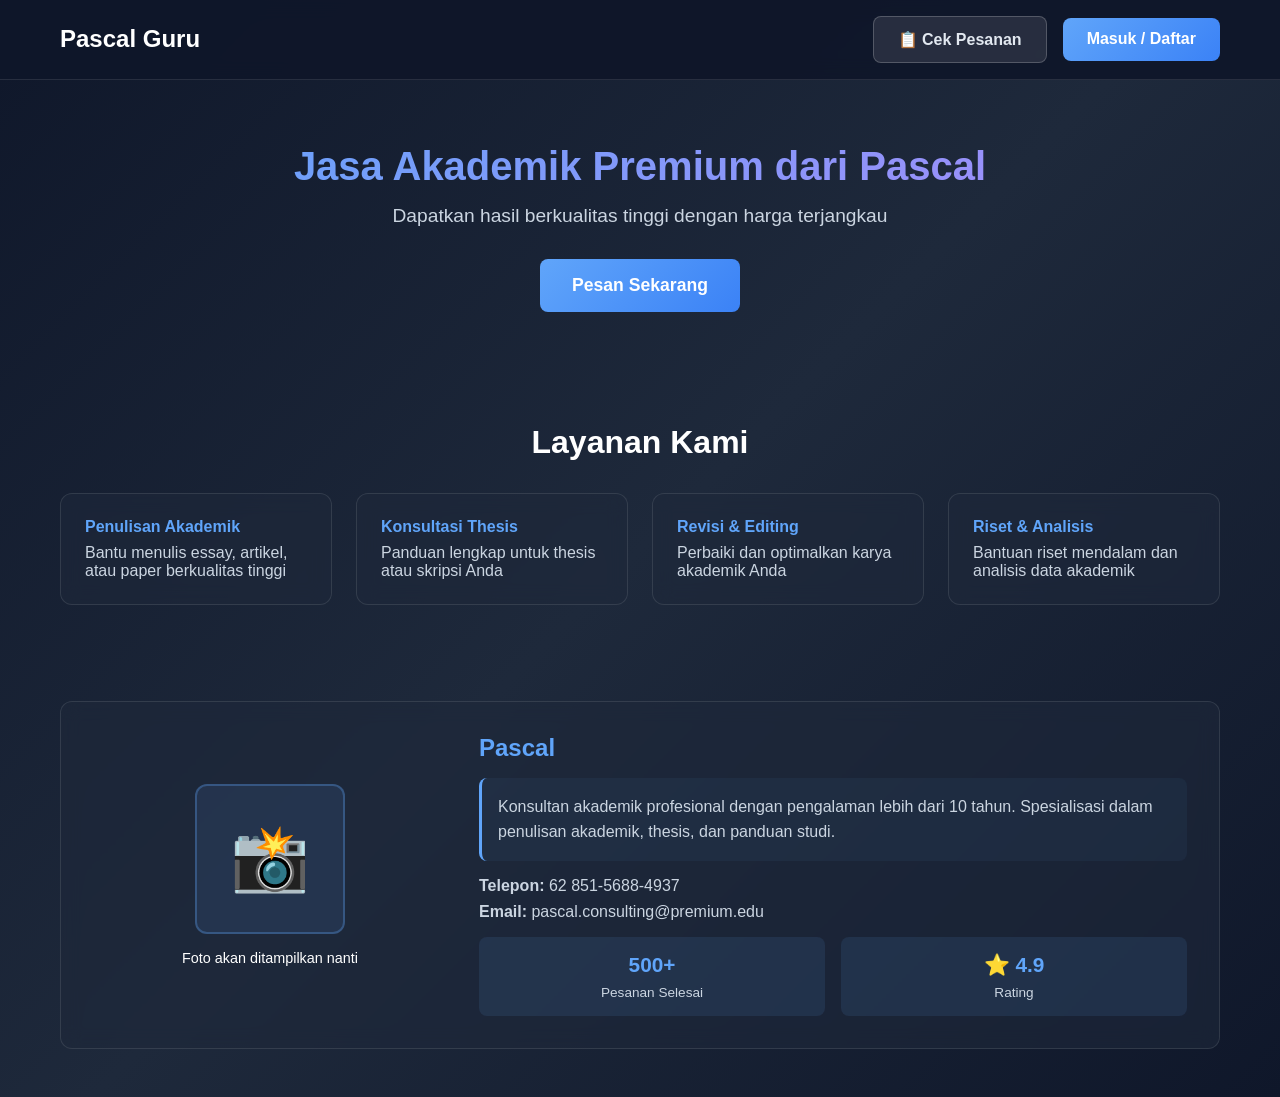
<file: index.html>
<!DOCTYPE html>
<html lang="id">
<head>
    <meta charset="UTF-8">
    <meta name="viewport" content="width=device-width, initial-scale=1.0">
    <title>Pascal Guru - Platform Jasa Akademik</title>
    <link rel="stylesheet" href="styles.css">
</head>
<body>
    <!-- Header -->
    <header class="buyer-header">
        <div class="container">
            <div class="logo">
                <h1>Pascal Guru</h1>
            </div>
            <nav class="header-nav">
                <button id="menu-cek-pesanan" class="btn-secondary">📋 Cek Pesanan</button>
                <button id="menu-logout" class="btn-logout" style="display: none;">Keluar</button>
                <button id="menu-login" class="btn-primary">Masuk / Daftar</button>
            </nav>
        </div>
    </header>

    <!-- Hero Section -->
    <section class="hero-section">
        <div class="container">
            <h2>Jasa Akademik Premium dari Pascal</h2>
            <p>Dapatkan hasil berkualitas tinggi dengan harga terjangkau</p>
            <button class="btn-cta">Pesan Sekarang</button>
        </div>
    </section>

    <!-- Service Section -->
    <section class="service-section">
        <div class="container">
            <h2>Layanan Kami</h2>
            <div class="service-list">
                <div class="service-item">
                    <h4>Penulisan Akademik</h4>
                    <p>Bantu menulis essay, artikel, atau paper berkualitas tinggi</p>
                </div>
                <div class="service-item">
                    <h4>Konsultasi Thesis</h4>
                    <p>Panduan lengkap untuk thesis atau skripsi Anda</p>
                </div>
                <div class="service-item">
                    <h4>Revisi & Editing</h4>
                    <p>Perbaiki dan optimalkan karya akademik Anda</p>
                </div>
                <div class="service-item">
                    <h4>Riset & Analisis</h4>
                    <p>Bantuan riset mendalam dan analisis data akademik</p>
                </div>
            </div>
        </div>
    </section>

    <!-- About Seller Section -->
    <section class="about-seller-section">
        <div class="container">
            <div class="about-seller-card">
                <div class="seller-photo-section">
                    <div class="seller-photo" id="seller-photo-display">📸</div>
                    <p style="margin-top: 1rem; text-align: center; font-size: 0.9rem;">Foto akan ditampilkan nanti</p>
                </div>
                <div class="seller-info-section">
                    <h3>Pascal</h3>
                    <div class="seller-about">
                        <p id="seller-about-text">Konsultan akademik profesional dengan pengalaman lebih dari 10 tahun. Spesialisasi dalam penulisan akademik, thesis, dan panduan studi.</p>
                    </div>
                    <div class="seller-contact">
                        <p><strong>Telepon:</strong> 62 851-5688-4937</p>
                        <p><strong>Email:</strong> pascal.consulting@premium.edu</p>
                    </div>
                    <div class="seller-stats">
                        <div class="stat">
                            <span class="stat-value">500+</span>
                            <span class="stat-label">Pesanan Selesai</span>
                        </div>
                        <div class="stat">
                            <span class="stat-value">⭐ 4.9</span>
                            <span class="stat-label">Rating</span>
                        </div>
                    </div>
                </div>
            </div>
        </div>
    </section>

    <!-- Login/Register Modal -->
    <div id="auth-modal" class="modal">
        <div class="modal-content auth-modal">
            <span class="close">&times;</span>
            
            <div class="auth-tabs">
                <button class="auth-tab active" data-tab="login">Masuk</button>
                <button class="auth-tab" data-tab="register">Daftar</button>
            </div>

            <!-- Login Tab -->
            <div id="login-tab" class="auth-tab-content active">
                <h3>Masuk ke Akun Anda</h3>
                <form id="login-form">
                    <div class="form-group">
                        <label>Email</label>
                        <input type="email" id="login-email" required>
                    </div>
                    <div class="form-group">
                        <label>Password</label>
                        <input type="password" id="login-password" required>
                    </div>
                    <button type="submit" class="btn-primary">Masuk</button>
                </form>
            </div>

            <!-- Register Tab -->
            <div id="register-tab" class="auth-tab-content">
                <h3>Buat Akun Baru</h3>
                <form id="register-form">
                    <div class="form-group">
                        <label>Nama Lengkap</label>
                        <input type="text" id="register-name" required>
                    </div>
                    <div class="form-group">
                        <label>Email</label>
                        <input type="email" id="register-email" required>
                    </div>
                    <div class="form-group">
                        <label>Password</label>
                        <input type="password" id="register-password" required>
                    </div>
                    <div class="form-group">
                        <label>Konfirmasi Password</label>
                        <input type="password" id="register-confirm" required>
                    </div>
                    <button type="submit" class="btn-primary">Daftar</button>
                </form>
            </div>

            <div id="auth-message" class="error-message"></div>
        </div>
    </div>

    <!-- Order Modal -->
    <div id="order-modal" class="modal">
        <div class="modal-content order-form-modal">
            <span class="close">&times;</span>
            
            <h3>Pesan Jasa Pascal</h3>
            <form id="order-form">
                <div class="form-group">
                    <label>Jenis Jasa</label>
                    <select id="service-type" required>
                        <option value="">Pilih Jasa</option>
                        <option value="Penulisan Akademik">Penulisan Akademik</option>
                        <option value="Konsultasi Thesis">Konsultasi Thesis</option>
                        <option value="Revisi & Editing">Revisi & Editing</option>
                        <option value="Riset & Analisis">Riset & Analisis</option>
                    </select>
                </div>

                <div class="form-group">
                    <label>Deskripsi (Apa yang ingin Anda dapatkan?)</label>
                    <textarea id="service-desc" placeholder="Jelaskan kebutuhan Anda secara detail..." required></textarea>
                </div>

                <div class="form-group">
                    <label>Durasi Pengerjaan (Hari)</label>
                    <input type="number" id="service-duration" min="1" max="30" required>
                </div>

                <div class="form-group">
                    <label>Nominal (Rp)</label>
                    <input type="number" id="service-price" min="50000" required>
                </div>

                <button type="submit" class="btn-primary">Lanjutkan ke Pembayaran</button>
            </form>
        </div>
    </div>

    <!-- Payment Modal -->
    <div id="payment-modal" class="modal">
        <div class="modal-content payment-modal">
            <span class="close">&times;</span>
            
            <h3>Konfirmasi Pembayaran</h3>
            <div id="payment-details" class="payment-details"></div>

            <form id="payment-form">
                <div class="form-group">
                    <label>Upload Bukti Pembayaran (Screenshot/Foto)</label>
                    <input type="file" id="payment-proof" accept="image/*" required>
                </div>
                <button type="submit" class="btn-primary">Kirim Bukti Pembayaran</button>
            </form>

            <div id="payment-message" class="success-message"></div>
        </div>
    </div>

    <script src="buyer-app.js"></script>
</body>
</html>
</file>
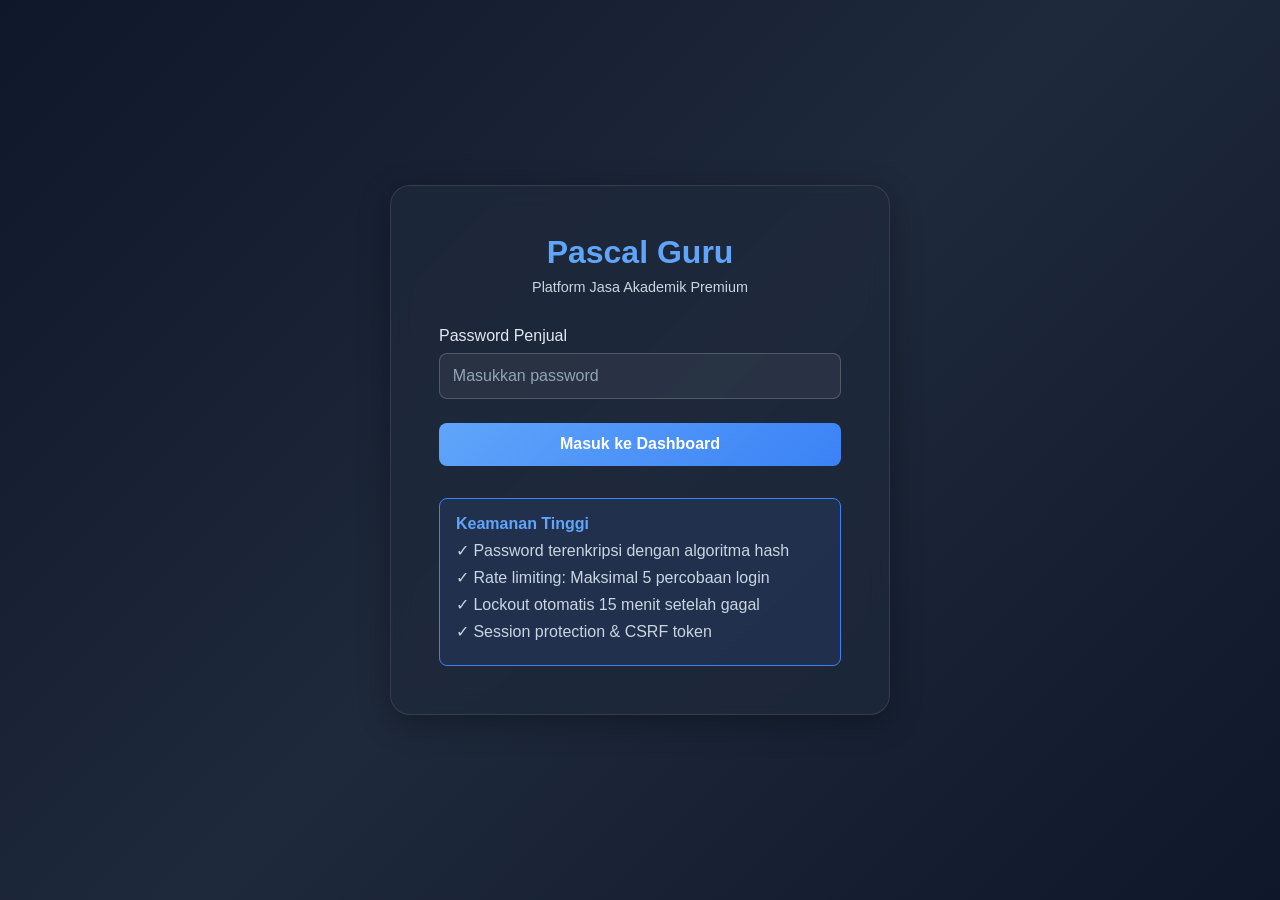
<file: admin.html.html>
<!DOCTYPE html>
<html lang="id">
<head>
    <meta charset="UTF-8">
    <meta name="viewport" content="width=device-width, initial-scale=1.0">
    <title>Pascal Guru - Seller Login</title>
    <link rel="stylesheet" href="styles.css">
</head>
<body>
    <div class="login-container">
        <div class="login-card">
            <div class="logo">
                <h1>Pascal Guru</h1>
                <p>Platform Jasa Akademik Premium</p>
            </div>

            <form id="login-form" class="login-form">
                <div class="form-group">
                    <label for="password">Password Penjual</label>
                    <input 
                        type="password" 
                        id="password" 
                        placeholder="Masukkan password" 
                        required
                        autocomplete="current-password"
                    >
                </div>

                <button type="submit" class="btn-login">Masuk ke Dashboard</button>
            </form>

            <div id="error-message" class="error-message"></div>
            
            <div class="security-info">
                <h4>Keamanan Tinggi</h4>
                <ul>
                    <li>✓ Password terenkripsi dengan algoritma hash</li>
                    <li>✓ Rate limiting: Maksimal 5 percobaan login</li>
                    <li>✓ Lockout otomatis 15 menit setelah gagal</li>
                    <li>✓ Session protection & CSRF token</li>
                </ul>
            </div>
        </div>
    </div>

    <script src="security-login.js"></script>
</body>
</html>
</file>
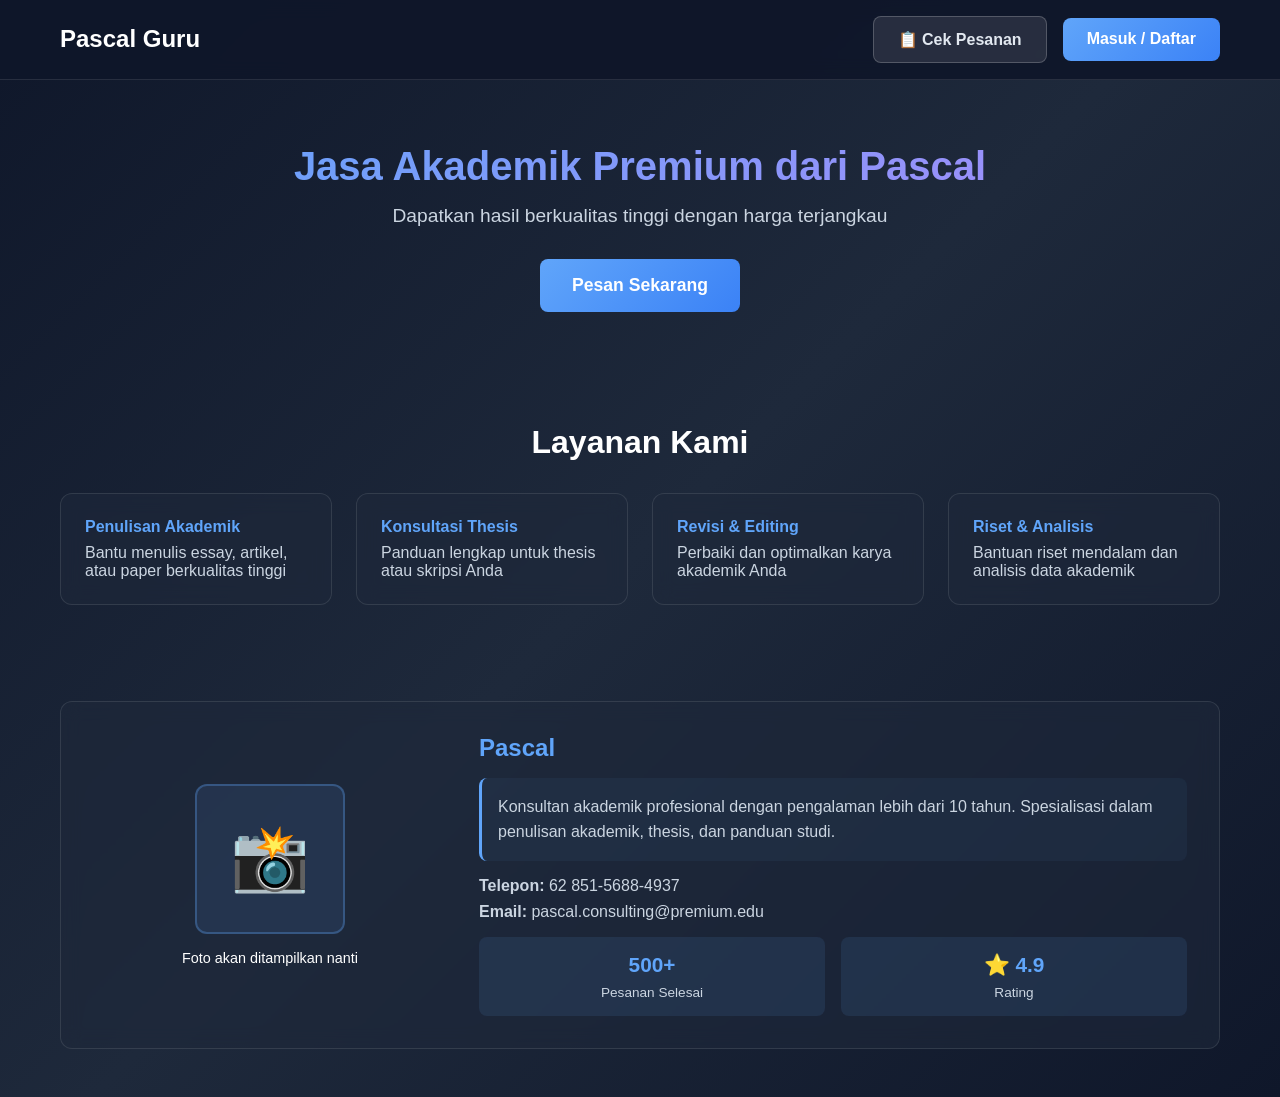
<file: dashboard.html>
<!DOCTYPE html>
<html lang="id">
<head>
    <meta charset="UTF-8">
    <meta name="viewport" content="width=device-width, initial-scale=1.0">
    <title>Pascal Guru - Seller Dashboard</title>
    <link rel="stylesheet" href="styles.css">
</head>
<body>
    <!-- Header -->
    <header class="seller-header">
        <div class="container">
            <div class="header-left">
                <h1>Pascal Guru</h1>
                <p>Dashboard Penjual</p>
            </div>
            <div class="header-right">
                <div class="notification-bell">
                    <span class="bell-icon">🔔</span>
                    <span class="notif-count" id="notif-count">0</span>
                </div>
                <button id="logout-btn" class="btn-logout">Keluar</button>
            </div>
        </div>
    </header>

    <!-- Main Container -->
    <div class="container">
        <!-- Sidebar -->
        <aside class="seller-sidebar">
            <nav>
                <a href="#" class="nav-item active" data-section="orders">
                    <span>📋</span> Pesanan
                </a>
                <a href="#" class="nav-item" data-section="profile">
                    <span>👤</span> Profil
                </a>
                <a href="#" class="nav-item" data-section="earnings">
                    <span>💰</span> Penghasilan
                </a>
            </nav>
        </aside>

        <!-- Main Content -->
        <main class="seller-main">
            <!-- Orders Section -->
            <section id="orders-section" class="seller-section active">
                <h2>Pesanan Masuk</h2>
                <div id="orders-list" class="orders-list"></div>
            </section>

            <!-- Order Detail Modal -->
            <div id="order-modal" class="modal">
                <div class="modal-content order-modal">
                    <span class="close">&times;</span>
                    
                    <div class="modal-header">
                        <h3>Detail Pesanan</h3>
                        <span id="modal-order-id" class="order-id"></span>
                    </div>

                    <div class="customer-info">
                        <h4>Informasi Pembeli</h4>
                        <p><strong>Nama:</strong> <span id="modal-customer-name"></span></p>
                        <p><strong>Email:</strong> <span id="modal-customer-email"></span></p>
                    </div>

                    <div class="order-details">
                        <h4>Detail Pesanan</h4>
                        <p><strong>Jenis Jasa:</strong> <span id="modal-service-type"></span></p>
                        <p><strong>Deskripsi:</strong> <span id="modal-service-desc"></span></p>
                        <p><strong>Durasi:</strong> <span id="modal-service-duration"></span></p>
                        <p><strong>Nominal:</strong> <span id="modal-service-price"></span></p>
                    </div>

                    <div class="payment-info">
                        <h4>Status Pembayaran</h4>
                        <p><strong>Status:</strong> <span id="modal-payment-status"></span></p>
                        <p><strong>Bukti Pembayaran:</strong></p>
                        <img id="modal-payment-proof" src="" alt="Bukti Pembayaran" style="max-width: 200px; border-radius: 8px;">
                    </div>

                    <div class="status-management">
                        <h4>Kelola Status Pekerjaan</h4>
                        <div class="status-buttons">
                            <button class="btn-status" data-status="checking">1. Pengecekan</button>
                            <button class="btn-status" data-status="queued">2. Antrian</button>
                            <button class="btn-status" data-status="working">3. Dikerjakan</button>
                            <button class="btn-status" data-status="completed">4. Siap Selesai</button>
                        </div>
                        
                        <div id="queue-info" style="display: none; margin-top: 1rem;">
                            <label>Nomor Antrian:</label>
                            <input type="number" id="queue-number" min="1" placeholder="Masukkan nomor antrian">
                        </div>

                        <div id="completion-info" style="display: none; margin-top: 1rem;">
                            <label>Upload Hasil Pekerjaan:</label>
                            <input type="file" id="work-result-file" accept="image/*,.pdf,.doc,.docx">
                            <button class="btn-primary" onclick="uploadWorkResult()">Upload Hasil</button>
                        </div>
                    </div>

                    <div class="chat-section">
                        <h4>Chat dengan Pembeli</h4>
                        <div id="modal-chat-messages" class="chat-messages"></div>
                        <div class="chat-input-group">
                            <input type="text" id="modal-chat-input" placeholder="Ketik pesan...">
                            <button class="btn-secondary" onclick="sendSellerMessage()">Kirim</button>
                        </div>
                    </div>
                </div>
            </div>

            <!-- Profile Section -->
            <section id="profile-section" class="seller-section">
                <h2>Profil Penjual</h2>
                <div class="profile-card">
                    <div class="profile-photo">
                        <div id="profile-img-placeholder">📸</div>
                        <p style="margin-top: 0.5rem; font-size: 0.9rem; color: #999;">Foto akan di-upload kemudian</p>
                    </div>
                    <div class="profile-info">
                        <h3>Pascal</h3>
                        <p><strong>Nomor Telepon:</strong> 62 851-5688-4937</p>
                        <p><strong>Email:</strong> pascal.consulting@premium.edu</p>
                        <div style="margin-top: 1.5rem;">
                            <h4>Tentang</h4>
                            <textarea id="about-text" rows="5" style="width: 100%; padding: 0.5rem; border-radius: 8px; border: 1px solid #ddd;">Konsultan akademik profesional dengan pengalaman lebih dari 10 tahun. Spesialisasi dalam penulisan akademik, thesis, dan panduan studi.</textarea>
                            <button class="btn-primary" style="margin-top: 1rem;" onclick="updateAbout()">Simpan</button>
                        </div>
                    </div>
                </div>
            </section>

            <!-- Earnings Section -->
            <section id="earnings-section" class="seller-section">
                <h2>Penghasilan</h2>
                <div class="earnings-summary">
                    <div class="earning-card">
                        <h4>Total Penghasilan</h4>
                        <p class="amount" id="total-earnings">Rp 0</p>
                    </div>
                    <div class="earning-card">
                        <h4>Pesanan Selesai</h4>
                        <p class="amount" id="completed-orders">0</p>
                    </div>
                    <div class="earning-card">
                        <h4>Rating</h4>
                        <p class="amount">⭐ 4.9</p>
                    </div>
                </div>
            </section>
        </main>
    </div>

    <script src="seller-dashboard.js"></script>
</body>
</html>
</file>
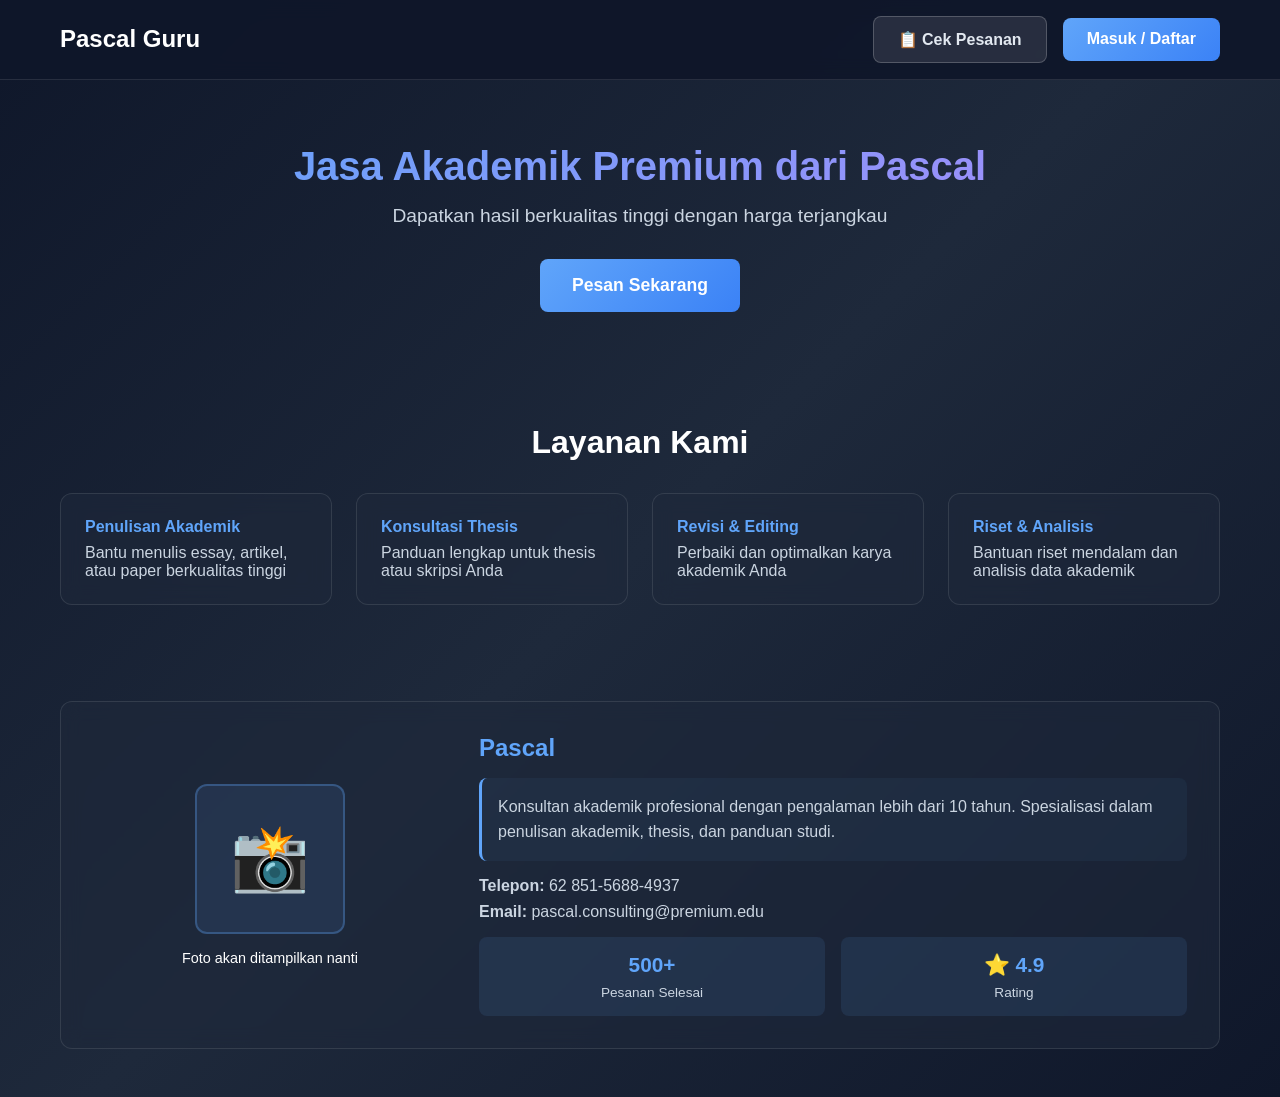
<file: orders.html>
<!DOCTYPE html>
<html lang="id">
<head>
    <meta charset="UTF-8">
    <meta name="viewport" content="width=device-width, initial-scale=1.0">
    <title>Cek Pesanan - Pascal Guru</title>
    <link rel="stylesheet" href="styles.css">
</head>
<body>
    <!-- Header -->
    <header class="buyer-header">
        <div class="container">
            <div class="logo">
                <h1>Pascal Guru</h1>
            </div>
            <nav class="header-nav">
                <a href="index.html" class="btn-secondary">← Kembali</a>
                <button id="logout-btn" class="btn-logout">Keluar</button>
            </nav>
        </div>
    </header>

    <!-- Main Content -->
    <div class="container">
        <h2>Pesanan Saya</h2>
        
        <div id="orders-container" class="buyer-orders-list"></div>
    </div>

    <!-- Order Detail Modal -->
    <div id="order-detail-modal" class="modal">
        <div class="modal-content order-detail-modal">
            <span class="close">&times;</span>

            <div class="order-detail">
                <div class="detail-header">
                    <h3>Pesanan <span id="detail-order-id"></span></h3>
                </div>

                <div class="detail-section">
                    <h4>Detail Pesanan</h4>
                    <p><strong>Jenis Jasa:</strong> <span id="detail-service-type"></span></p>
                    <p><strong>Deskripsi:</strong> <span id="detail-service-desc"></span></p>
                    <p><strong>Durasi Pengerjaan:</strong> <span id="detail-duration"></span> Hari</p>
                    <p><strong>Nominal:</strong> <span id="detail-price"></span></p>
                </div>

                <div class="detail-section">
                    <h4>Status Pengerjaan</h4>
                    <div class="status-timeline">
                        <div class="status-step">
                            <span class="step-number">1</span>
                            <span class="step-label">Pengecekan</span>
                        </div>
                        <div class="status-step">
                            <span class="step-number">2</span>
                            <span class="step-label">Antrian</span>
                        </div>
                        <div class="status-step">
                            <span class="step-number">3</span>
                            <span class="step-label">Dikerjakan</span>
                        </div>
                        <div class="status-step">
                            <span class="step-number">4</span>
                            <span class="step-label">Selesai</span>
                        </div>
                    </div>
                    <p style="margin-top: 1rem;"><strong>Status Saat Ini:</strong> <span id="detail-current-status"></span></p>
                    <p id="detail-queue-info" style="display: none;"><strong>Nomor Antrian:</strong> <span id="detail-queue-number"></span></p>
                </div>

                <div class="detail-section">
                    <h4>Tentang Penjual</h4>
                    <div class="seller-info-mini">
                        <div class="seller-avatar">📸</div>
                        <div class="seller-details">
                            <h5>Pascal</h5>
                            <p id="detail-seller-about"></p>
                            <p><strong>Telepon:</strong> 62 851-5688-4937</p>
                        </div>
                    </div>
                </div>

                <div class="detail-section">
                    <h4>Pesan Dengan Penjual</h4>
                    <div id="detail-chat-messages" class="chat-messages"></div>
                    <div class="chat-input-group">
                        <input type="text" id="detail-chat-input" placeholder="Ketik pesan...">
                        <button class="btn-secondary" onclick="sendBuyerMessage()">Kirim</button>
                    </div>
                </div>

                <div class="detail-section" id="result-section" style="display: none;">
                    <h4>Hasil Pekerjaan</h4>
                    <div id="detail-result"></div>
                </div>
            </div>
        </div>
    </div>

    <script src="orders.js"></script>
</body>
</html>
</file>
<file: styles.css>
/* Reset & Base */
* {
    margin: 0;
    padding: 0;
    box-sizing: border-box;
}

body {
    font-family: 'Segoe UI', Tahoma, Geneva, Verdana, sans-serif;
    background: linear-gradient(135deg, #0f172a 0%, #1e293b 50%, #0f172a 100%);
    color: #fff;
    min-height: 100vh;
}

.container {
    max-width: 1200px;
    margin: 0 auto;
    padding: 0 20px;
}

/* SELLER LOGIN PAGE */
.login-container {
    display: flex;
    justify-content: center;
    align-items: center;
    min-height: 100vh;
    padding: 20px;
}

.login-card {
    background: rgba(30, 41, 59, 0.8);
    backdrop-filter: blur(10px);
    border-radius: 20px;
    padding: 3rem;
    max-width: 500px;
    width: 100%;
    border: 1px solid rgba(255, 255, 255, 0.1);
    box-shadow: 0 8px 32px rgba(0, 0, 0, 0.3);
}

.login-card .logo {
    text-align: center;
    margin-bottom: 2rem;
}

.login-card h1 {
    font-size: 2rem;
    color: #60a5fa;
    margin-bottom: 0.5rem;
}

.login-card .logo p {
    color: #cbd5e1;
    font-size: 0.9rem;
}

.login-form {
    margin-bottom: 2rem;
}

.form-group {
    margin-bottom: 1.5rem;
}

.form-group label {
    display: block;
    margin-bottom: 0.5rem;
    color: #e2e8f0;
    font-weight: 500;
}

.form-group input,
.form-group textarea,
.form-group select {
    width: 100%;
    padding: 0.8rem;
    border: 1px solid rgba(255, 255, 255, 0.2);
    border-radius: 8px;
    background: rgba(255, 255, 255, 0.05);
    color: #fff;
    font-size: 1rem;
}

.form-group input:focus,
.form-group textarea:focus,
.form-group select:focus {
    outline: none;
    border-color: #60a5fa;
    background: rgba(96, 165, 250, 0.1);
}

.form-group input::placeholder {
    color: #94a3b8;
}

.btn-login,
.btn-primary,
.btn-secondary {
    padding: 0.8rem 1.5rem;
    border: none;
    border-radius: 8px;
    font-weight: 600;
    cursor: pointer;
    transition: all 0.3s ease;
    font-size: 1rem;
}

.btn-primary {
    background: linear-gradient(135deg, #60a5fa 0%, #3b82f6 100%);
    color: white;
}

.btn-primary:hover {
    transform: translateY(-2px);
    box-shadow: 0 4px 15px rgba(96, 165, 250, 0.4);
}

.btn-secondary {
    background: rgba(255, 255, 255, 0.1);
    color: #e2e8f0;
    border: 1px solid rgba(255, 255, 255, 0.2);
}

.btn-secondary:hover {
    background: rgba(255, 255, 255, 0.2);
}

.btn-logout {
    background: #f87171;
    color: white;
    padding: 0.6rem 1rem;
    border: none;
    border-radius: 6px;
    cursor: pointer;
    font-weight: 500;
}

.btn-logout:hover {
    background: #ef4444;
}

.btn-login {
    width: 100%;
    background: linear-gradient(135deg, #60a5fa 0%, #3b82f6 100%);
    color: white;
}

.btn-login:hover {
    transform: translateY(-2px);
    box-shadow: 0 8px 20px rgba(96, 165, 250, 0.4);
}

.btn-cta {
    padding: 1rem 2rem;
    background: linear-gradient(135deg, #60a5fa 0%, #3b82f6 100%);
    color: white;
    border: none;
    border-radius: 8px;
    font-size: 1.1rem;
    font-weight: 600;
    cursor: pointer;
    transition: all 0.3s ease;
}

.btn-cta:hover {
    transform: translateY(-2px);
    box-shadow: 0 10px 30px rgba(96, 165, 250, 0.4);
}

.error-message {
    background: rgba(248, 113, 113, 0.2);
    border: 1px solid #f87171;
    color: #fca5a5;
    padding: 1rem;
    border-radius: 8px;
    margin-top: 1rem;
    display: none;
}

.success-message {
    background: rgba(74, 222, 128, 0.2);
    border: 1px solid #4ade80;
    color: #86efac;
    padding: 1rem;
    border-radius: 8px;
    display: none;
}

.security-info {
    background: rgba(59, 130, 246, 0.1);
    border: 1px solid #3b82f6;
    padding: 1rem;
    border-radius: 8px;
    margin-top: 2rem;
}

.security-info h4 {
    color: #60a5fa;
    margin-bottom: 0.5rem;
}

.security-info ul {
    list-style: none;
    padding: 0;
}

.security-info li {
    color: #cbd5e1;
    margin-bottom: 0.5rem;
}

/* SELLER HEADER & LAYOUT */
.seller-header {
    background: rgba(15, 23, 42, 0.95);
    backdrop-filter: blur(10px);
    border-bottom: 1px solid rgba(255, 255, 255, 0.1);
    padding: 1rem 0;
    position: sticky;
    top: 0;
    z-index: 100;
}

.seller-header .container {
    display: flex;
    justify-content: space-between;
    align-items: center;
}

.seller-header h1 {
    color: #60a5fa;
    font-size: 1.5rem;
}

.seller-header .header-right {
    display: flex;
    gap: 1.5rem;
    align-items: center;
}

.notification-bell {
    position: relative;
    font-size: 1.5rem;
    cursor: pointer;
}

.notif-count {
    position: absolute;
    top: -8px;
    right: -8px;
    background: #f87171;
    color: white;
    border-radius: 50%;
    width: 20px;
    height: 20px;
    display: flex;
    align-items: center;
    justify-content: center;
    font-size: 0.75rem;
    font-weight: bold;
}

.seller-sidebar {
    position: fixed;
    width: 200px;
    background: rgba(30, 41, 59, 0.6);
    backdrop-filter: blur(10px);
    padding: 2rem 1rem;
    border-right: 1px solid rgba(255, 255, 255, 0.1);
    height: calc(100vh - 60px);
    left: 0;
    top: 60px;
    z-index: 50;
}

.seller-sidebar nav {
    display: flex;
    flex-direction: column;
    gap: 0.5rem;
}

.nav-item {
    padding: 0.8rem 1rem;
    border-radius: 8px;
    text-decoration: none;
    color: #cbd5e1;
    transition: all 0.3s ease;
    display: flex;
    align-items: center;
    gap: 0.5rem;
}

.nav-item:hover,
.nav-item.active {
    background: rgba(96, 165, 250, 0.2);
    color: #60a5fa;
}

.seller-main {
    margin-left: 200px;
    padding: 2rem;
    min-height: calc(100vh - 60px);
}

.seller-section {
    display: none;
}

.seller-section.active {
    display: block;
}

.seller-section h2 {
    font-size: 1.8rem;
    margin-bottom: 2rem;
    color: #e2e8f0;
}

.orders-list {
    display: grid;
    grid-template-columns: repeat(auto-fill, minmax(300px, 1fr));
    gap: 1.5rem;
}

.order-card {
    background: rgba(30, 41, 59, 0.6);
    backdrop-filter: blur(10px);
    border: 1px solid rgba(255, 255, 255, 0.1);
    border-radius: 12px;
    overflow: hidden;
    cursor: pointer;
    transition: all 0.3s ease;
}

.order-card:hover {
    border-color: rgba(96, 165, 250, 0.5);
    transform: translateY(-4px);
    box-shadow: 0 10px 30px rgba(96, 165, 250, 0.2);
}

.order-card-header {
    display: flex;
    justify-content: space-between;
    align-items: center;
    padding: 1rem;
    border-bottom: 1px solid rgba(255, 255, 255, 0.05);
}

.order-card-body {
    padding: 1rem;
}

.order-card-body p {
    margin-bottom: 0.5rem;
    color: #cbd5e1;
}

.order-card-footer {
    display: flex;
    justify-content: space-between;
    align-items: center;
    padding: 1rem;
    border-top: 1px solid rgba(255, 255, 255, 0.05);
    background: rgba(96, 165, 250, 0.05);
}

.order-id {
    color: #60a5fa;
    font-weight: 600;
}

.price {
    font-weight: bold;
    color: #60a5fa;
    font-size: 1.1rem;
}

.status-badge {
    padding: 0.4rem 0.8rem;
    border-radius: 6px;
    font-size: 0.85rem;
    font-weight: 600;
}

.status-checking { background: rgba(249, 115, 22, 0.2); color: #fb923c; }
.status-queued { background: rgba(59, 130, 246, 0.2); color: #60a5fa; }
.status-working { background: rgba(168, 85, 247, 0.2); color: #d8b4fe; }
.status-completed { background: rgba(74, 222, 128, 0.2); color: #86efac; }

.payment-status {
    padding: 0.4rem 0.8rem;
    border-radius: 6px;
    font-size: 0.85rem;
}

.payment-status.verified {
    background: rgba(74, 222, 128, 0.2);
    color: #86efac;
}

.payment-status.pending {
    background: rgba(249, 115, 22, 0.2);
    color: #fb923c;
}

/* MODAL */
.modal {
    display: none;
    position: fixed;
    z-index: 1000;
    left: 0;
    top: 0;
    width: 100%;
    height: 100%;
    background: rgba(0, 0, 0, 0.7);
    overflow-y: auto;
}

.modal-content {
    background: rgba(30, 41, 59, 0.95);
    backdrop-filter: blur(15px);
    margin: 2% auto;
    padding: 2rem;
    border: 1px solid rgba(255, 255, 255, 0.1);
    border-radius: 16px;
    width: 90%;
    max-width: 700px;
    box-shadow: 0 20px 60px rgba(0, 0, 0, 0.5);
}

.close {
    color: #cbd5e1;
    float: right;
    font-size: 28px;
    font-weight: bold;
    cursor: pointer;
}

.close:hover {
    color: #f87171;
}

.modal-header {
    display: flex;
    justify-content: space-between;
    align-items: center;
    margin-bottom: 1.5rem;
    padding-bottom: 1rem;
    border-bottom: 1px solid rgba(255, 255, 255, 0.1);
}

.modal-header h3 {
    color: #e2e8f0;
}

.detail-header,
.detail-section {
    margin-bottom: 1.5rem;
}

.detail-section h4 {
    color: #60a5fa;
    margin-bottom: 1rem;
}

.detail-section p {
    color: #cbd5e1;
    margin-bottom: 0.5rem;
}

.customer-info,
.order-details,
.payment-info {
    background: rgba(96, 165, 250, 0.05);
    padding: 1rem;
    border-radius: 8px;
    border-left: 3px solid #60a5fa;
    margin-bottom: 1.5rem;
}

.status-buttons {
    display: grid;
    grid-template-columns: repeat(2, 1fr);
    gap: 0.8rem;
}

.btn-status {
    padding: 0.8rem;
    background: rgba(255, 255, 255, 0.05);
    border: 1px solid rgba(255, 255, 255, 0.2);
    border-radius: 8px;
    color: #cbd5e1;
    cursor: pointer;
    transition: all 0.3s ease;
    font-weight: 500;
}

.btn-status:hover,
.btn-status.active {
    background: rgba(96, 165, 250, 0.2);
    border-color: #60a5fa;
    color: #60a5fa;
}

/* PROFILE */
.profile-card {
    background: rgba(30, 41, 59, 0.6);
    backdrop-filter: blur(10px);
    border: 1px solid rgba(255, 255, 255, 0.1);
    border-radius: 12px;
    padding: 2rem;
    display: grid;
    grid-template-columns: 1fr 2fr;
    gap: 2rem;
}

.profile-photo {
    display: flex;
    flex-direction: column;
    align-items: center;
}

#profile-img-placeholder {
    font-size: 4rem;
    background: rgba(96, 165, 250, 0.1);
    width: 150px;
    height: 150px;
    border-radius: 12px;
    display: flex;
    align-items: center;
    justify-content: center;
    border: 2px solid rgba(96, 165, 250, 0.3);
}

.profile-info h3 {
    color: #60a5fa;
    margin-bottom: 1rem;
}

.profile-info h4 {
    color: #e2e8f0;
    margin-top: 1rem;
}

.profile-info p {
    color: #cbd5e1;
    margin-bottom: 0.5rem;
}

/* EARNINGS */
.earnings-summary {
    display: grid;
    grid-template-columns: repeat(auto-fit, minmax(200px, 1fr));
    gap: 1.5rem;
}

.earning-card {
    background: rgba(96, 165, 250, 0.1);
    border: 1px solid rgba(96, 165, 250, 0.3);
    border-radius: 12px;
    padding: 1.5rem;
    text-align: center;
}

.earning-card h4 {
    color: #cbd5e1;
    margin-bottom: 0.5rem;
}

.earning-card .amount {
    font-size: 1.5rem;
    color: #60a5fa;
    font-weight: bold;
}

/* BUYER PAGE */
.buyer-header {
    background: rgba(15, 23, 42, 0.95);
    backdrop-filter: blur(10px);
    border-bottom: 1px solid rgba(255, 255, 255, 0.1);
    padding: 1rem 0;
    position: sticky;
    top: 0;
    z-index: 100;
}

.buyer-header .container {
    display: flex;
    justify-content: space-between;
    align-items: center;
}

.buyer-header .logo h1,
.seller-header h1 {
    font-size: 1.5rem;
}

.header-nav {
    display: flex;
    gap: 1rem;
    align-items: center;
}

.header-nav a {
    text-decoration: none;
}

/* HERO */
.hero-section {
    padding: 4rem 0;
    text-align: center;
}

.hero-section h2 {
    font-size: 2.5rem;
    margin-bottom: 1rem;
    background: linear-gradient(135deg, #60a5fa 0%, #a78bfa 100%);
    -webkit-background-clip: text;
    -webkit-text-fill-color: transparent;
}

.hero-section p {
    font-size: 1.2rem;
    color: #cbd5e1;
    margin-bottom: 2rem;
}

/* SERVICE SECTION */
.service-section {
    padding: 3rem 0;
}

.service-section h2 {
    font-size: 2rem;
    text-align: center;
    margin-bottom: 2rem;
}

.service-list {
    display: grid;
    grid-template-columns: repeat(auto-fit, minmax(250px, 1fr));
    gap: 1.5rem;
}

.service-item {
    background: rgba(30, 41, 59, 0.6);
    backdrop-filter: blur(10px);
    border: 1px solid rgba(255, 255, 255, 0.1);
    padding: 1.5rem;
    border-radius: 12px;
    transition: all 0.3s ease;
}

.service-item:hover {
    border-color: rgba(96, 165, 250, 0.5);
    transform: translateY(-4px);
}

.service-item h4 {
    color: #60a5fa;
    margin-bottom: 0.5rem;
}

.service-item p {
    color: #cbd5e1;
}

/* ABOUT SELLER */
.about-seller-section {
    padding: 3rem 0;
}

.about-seller-card {
    background: rgba(30, 41, 59, 0.6);
    backdrop-filter: blur(10px);
    border: 1px solid rgba(255, 255, 255, 0.1);
    border-radius: 12px;
    padding: 2rem;
    display: grid;
    grid-template-columns: 1fr 2fr;
    gap: 2rem;
    align-items: center;
}

.seller-photo-section {
    text-align: center;
}

.seller-photo {
    font-size: 4rem;
    background: rgba(96, 165, 250, 0.1);
    width: 150px;
    height: 150px;
    border-radius: 12px;
    display: flex;
    align-items: center;
    justify-content: center;
    border: 2px solid rgba(96, 165, 250, 0.3);
    margin: 0 auto;
}

.seller-info-section h3 {
    color: #60a5fa;
    font-size: 1.5rem;
    margin-bottom: 1rem;
}

.seller-about {
    background: rgba(96, 165, 250, 0.05);
    padding: 1rem;
    border-radius: 8px;
    border-left: 3px solid #60a5fa;
    margin-bottom: 1rem;
}

.seller-about p {
    color: #cbd5e1;
    line-height: 1.6;
}

.seller-contact p {
    color: #cbd5e1;
    margin-bottom: 0.5rem;
}

.seller-stats {
    display: flex;
    gap: 1rem;
    margin-top: 1rem;
}

.stat {
    flex: 1;
    background: rgba(96, 165, 250, 0.1);
    padding: 1rem;
    border-radius: 8px;
    text-align: center;
}

.stat-value {
    display: block;
    font-size: 1.3rem;
    color: #60a5fa;
    font-weight: bold;
}

.stat-label {
    display: block;
    font-size: 0.85rem;
    color: #cbd5e1;
    margin-top: 0.5rem;
}

/* AUTH MODAL */
.auth-modal {
    max-width: 500px;
}

.auth-tabs {
    display: flex;
    gap: 1rem;
    margin-bottom: 1.5rem;
}

.auth-tab {
    flex: 1;
    padding: 0.8rem;
    background: rgba(255, 255, 255, 0.05);
    border: 1px solid rgba(255, 255, 255, 0.1);
    border-radius: 8px;
    color: #cbd5e1;
    cursor: pointer;
    transition: all 0.3s ease;
    font-weight: 500;
}

.auth-tab.active {
    background: rgba(96, 165, 250, 0.2);
    border-color: #60a5fa;
    color: #60a5fa;
}

.auth-tab-content {
    display: none;
}

.auth-tab-content.active {
    display: block;
}

.auth-tab-content h3 {
    color: #e2e8f0;
    margin-bottom: 1rem;
}

/* ORDER MODAL */
.order-form-modal,
.order-modal,
.order-detail-modal {
    max-width: 600px;
}

.order-form-modal h3,
.payment-modal h3 {
    color: #e2e8f0;
    margin-bottom: 1.5rem;
}

/*PAYMENT MODAL */
.payment-modal {
    max-width: 500px;
}

.payment-details {
    background: rgba(96, 165, 250, 0.1);
    padding: 1rem;
    border-radius: 8px;
    margin-bottom: 1.5rem;
    border-left: 3px solid #60a5fa;
}

.payment-details p {
    color: #cbd5e1;
    margin-bottom: 0.5rem;
}

/* CHAT */
.chat-section {
    margin-top: 2rem;
}

.chat-section h4 {
    color: #e2e8f0;
    margin-bottom: 1rem;
}

.chat-messages {
    background: rgba(0, 0, 0, 0.3);
    padding: 1rem;
    border-radius: 8px;
    height: 200px;
    overflow-y: auto;
    margin-bottom: 1rem;
    border: 1px solid rgba(255, 255, 255, 0.1);
}

.chat-message {
    margin-bottom: 1rem;
    padding: 0.8rem;
    border-radius: 8px;
    max-width: 80%;
}

.chat-message.seller {
    background: rgba(96, 165, 250, 0.2);
    border-left: 3px solid #60a5fa;
    color: #e2e8f0;
}

.chat-message.buyer {
    background: rgba(168, 85, 247, 0.2);
    border-left: 3px solid #a855f7;
    color: #e2e8f0;
    margin-left: auto;
}

.chat-message p {
    margin: 0;
}

.chat-message small {
    color: #94a3b8;
    font-size: 0.75rem;
}

.chat-input-group {
    display: flex;
    gap: 0.5rem;
}

.chat-input-group input {
    flex: 1;
}

.chat-input-group input::placeholder {
    color: #64748b;
}

/* BUYER ORDERS PAGE */
.buyer-orders-list {
    display: grid;
    grid-template-columns: repeat(auto-fill, minmax(300px, 1fr));
    gap: 1.5rem;
}

.buyer-order-card {
    background: rgba(30, 41, 59, 0.6);
    backdrop-filter: blur(10px);
    border: 1px solid rgba(255, 255, 255, 0.1);
    border-radius: 12px;
    overflow: hidden;
    cursor: pointer;
    transition: all 0.3s ease;
}

.buyer-order-card:hover {
    border-color: rgba(96, 165, 250, 0.5);
    transform: translateY(-4px);
    box-shadow: 0 10px 30px rgba(96, 165, 250, 0.2);
}

.order-number {
    color: #60a5fa;
    font-weight: 600;
}

/* STATUS TIMELINE */
.status-timeline {
    display: flex;
    justify-content: space-between;
    gap: 1rem;
    margin: 1.5rem 0;
}

.status-step {
    flex: 1;
    text-align: center;
    position: relative;
}

.step-number {
    display: inline-block;
    width: 40px;
    height: 40px;
    background: rgba(96, 165, 250, 0.2);
    border: 2px solid #60a5fa;
    border-radius: 50%;
    line-height: 36px;
    color: #60a5fa;
    font-weight: bold;
    margin-bottom: 0.5rem;
}

.status-step.active .step-number {
    background: #60a5fa;
    color: #0f172a;
}

.status-step.completed .step-number {
    background: #4ade80;
    border-color: #4ade80;
    color: #0f172a;
}

.step-label {
    display: block;
    color: #cbd5e1;
    font-size: 0.85rem;
}

.status-step.active .step-label {
    color: #60a5fa;
    font-weight: 600;
}

/* SELLER INFO MINI */
.seller-info-mini {
    display: flex;
    gap: 1rem;
    align-items: flex-start;
    background: rgba(96, 165, 250, 0.05);
    padding: 1rem;
    border-radius: 8px;
    border-left: 3px solid #60a5fa;
}

.seller-avatar {
    font-size: 3rem;
    background: rgba(96, 165, 250, 0.1);
    width: 60px;
    height: 60px;
    border-radius: 8px;
    display: flex;
    align-items: center;
    justify-content: center;
    border: 1px solid rgba(96, 165, 250, 0.3);
    flex-shrink: 0;
}

.seller-details h5 {
    color: #60a5fa;
    margin-bottom: 0.5rem;
}

.seller-details p {
    color: #cbd5e1;
    font-size: 0.9rem;
    margin-bottom: 0.3rem;
}

/* RESPONSIVE */
@media (max-width: 768px) {
    .seller-sidebar {
        width: 100%;
        height: auto;
        position: relative;
        top: 0;
        border-right: none;
        border-bottom: 1px solid rgba(255, 255, 255, 0.1);
        padding: 1rem;
    }

    .seller-main {
        margin-left: 0;
        padding: 1rem;
    }

    .profile-card,
    .about-seller-card {
        grid-template-columns: 1fr;
    }

    .status-timeline {
        flex-direction: column;
    }

    .seller-stats,
    .status-buttons {
        flex-direction: column;
    }

    .hero-section h2 {
        font-size: 1.8rem;
    }

    .modal-content {
        width: 95%;
        margin: 10% auto;
    }

    .seller-sidebar nav {
        flex-direction: row;
        gap: 1rem;
    }

    .nav-item {
        flex: 1;
        justify-content: center;
    }
}
</file>
